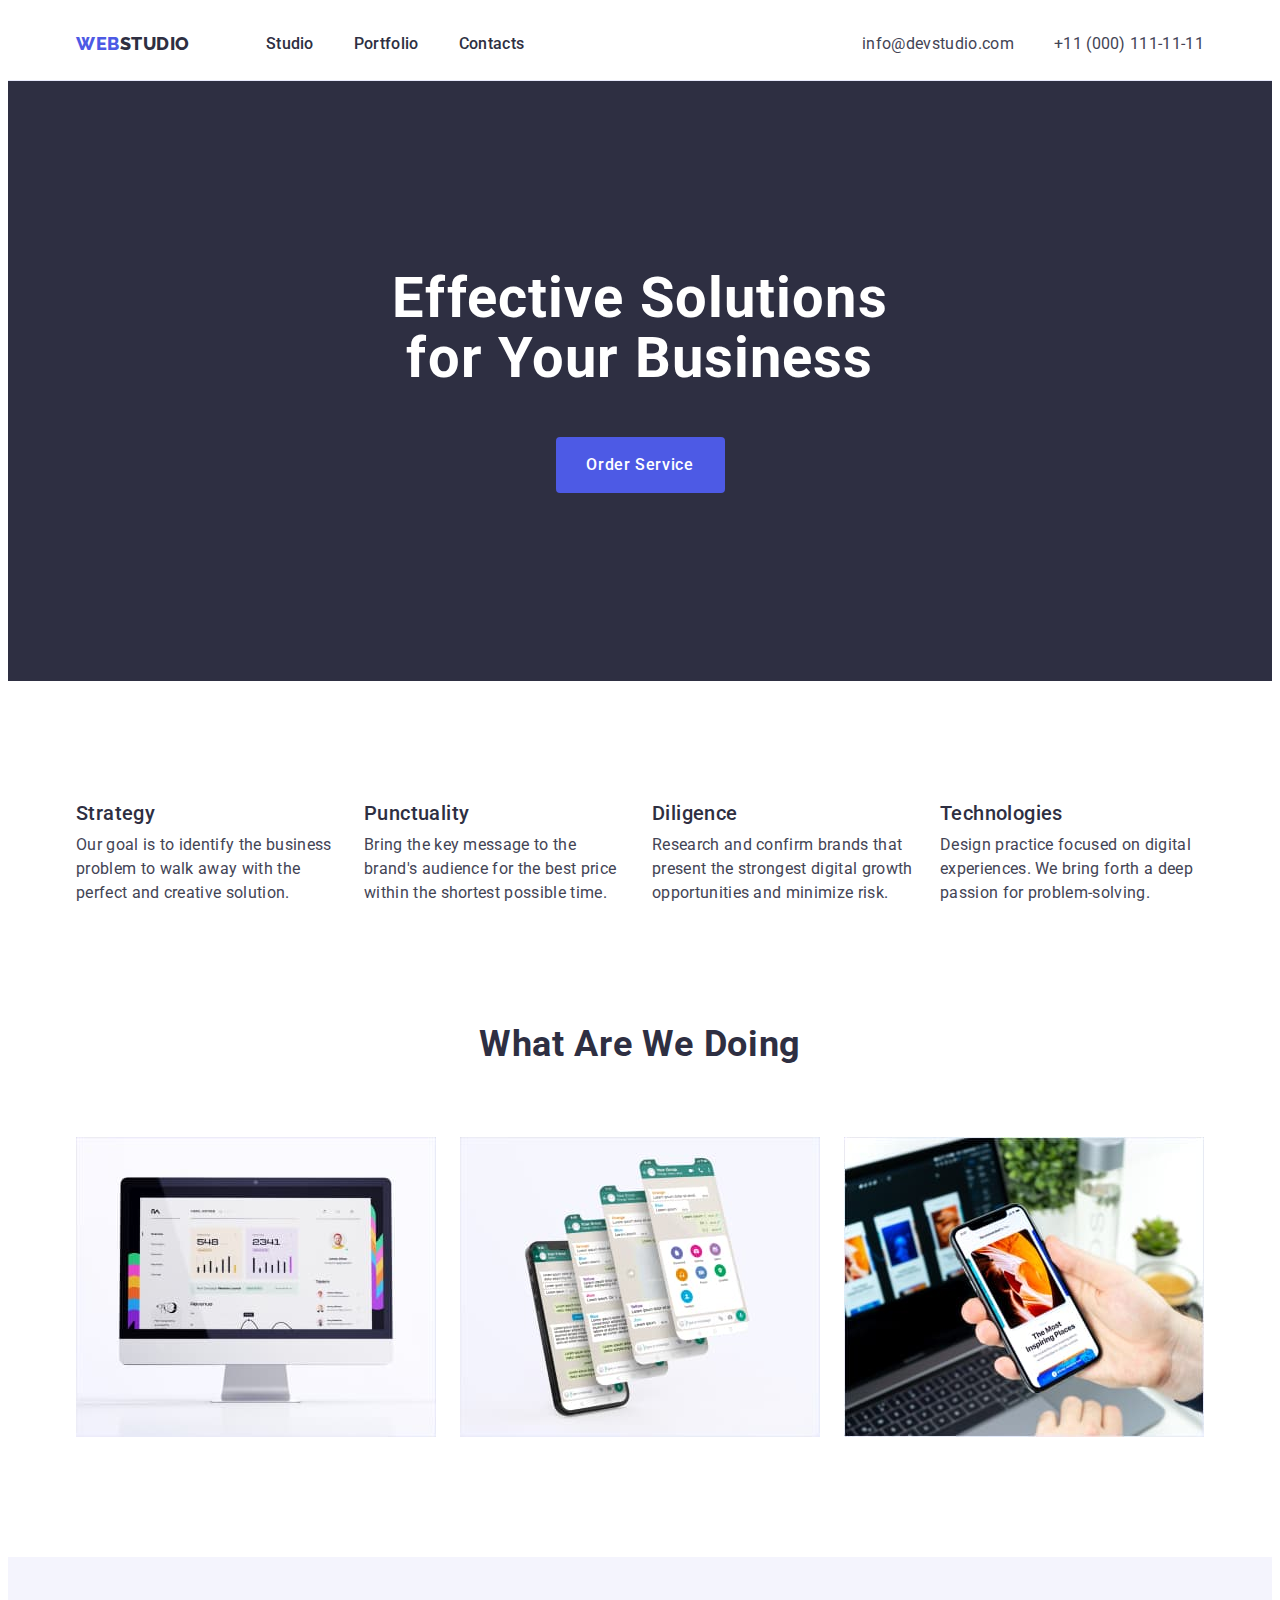
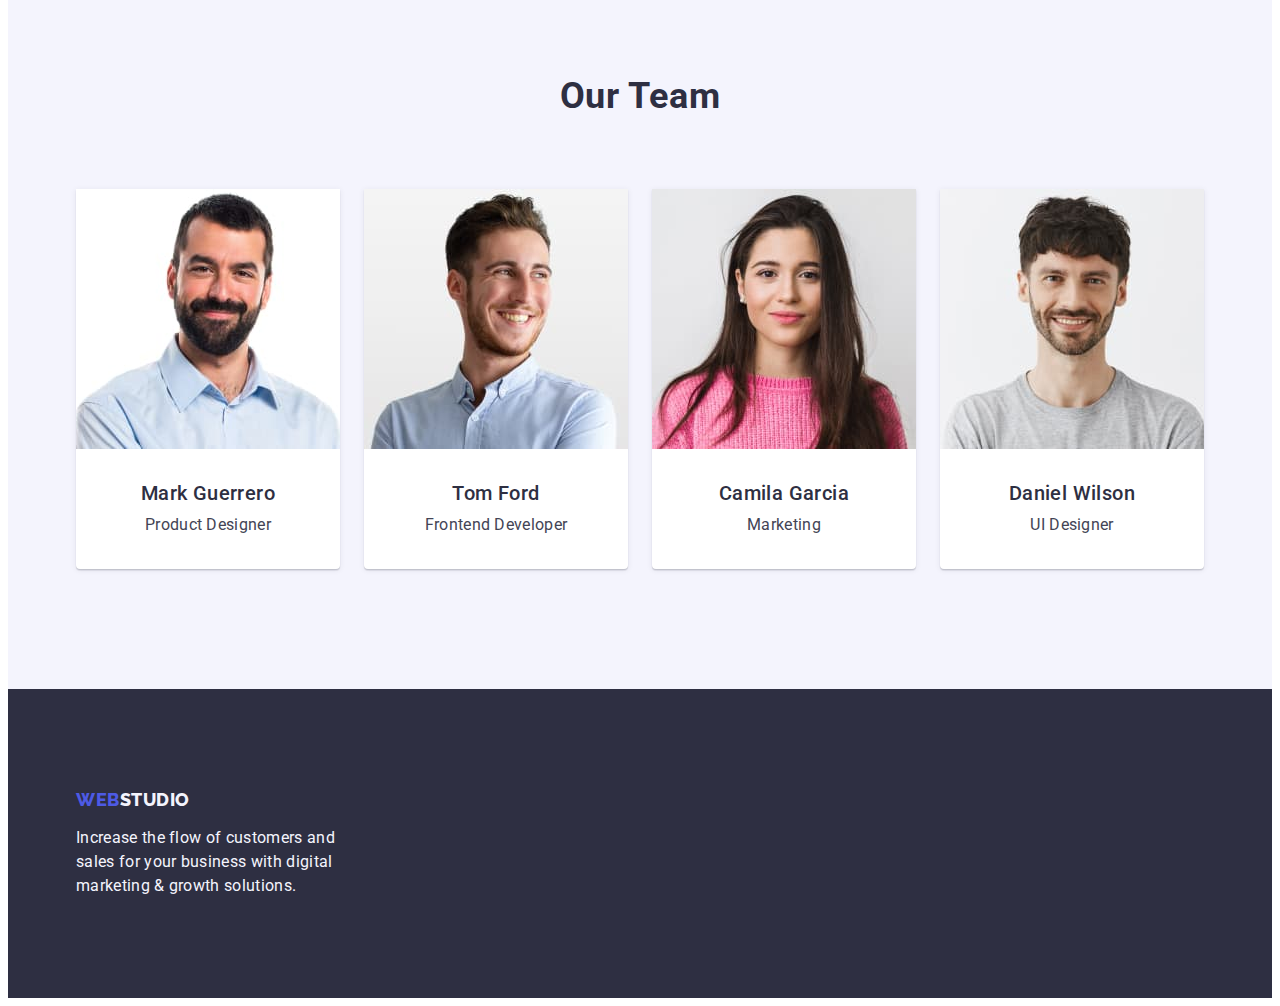
<file: index.html>
<!DOCTYPE html>
<html lang="en">
  <!-- head -->
  <head>
    <meta charset="UTF-8" />
    <meta name="viewport" content="width=device-width, initial-scale=1.0" />
    <link rel="preconnect" href="https://fonts.googleapis.com" />
    <link rel="preconnect" href="https://fonts.gstatic.com" crossorigin />
    <link rel="stylesheet" href="https://fonts.googleapis.com/css2?family=Raleway:wght@800&family=Roboto:wght@400;500;700;900&display=swap" />
    <link rel="stylesheet" href="https://cdnjs.cloudflare.com/ajax/libs/modern-normalize/2.0.0/modern-normalize.min.css" 
    integrity="sha512-4xo8blKMVCiXpTaLzQSLSw3KFOVPWhm/TRtuPVc4WG6kUgjH6J03IBuG7JZPkcWMxJ5huwaBpOpnwYElP/m6wg==" 
    crossorigin="anonymous" 
    referrerpolicy="no-referrer" />
    <link rel="stylesheet" href="./css/styles.css" />
    <title>Studio</title>
  </head>
  <!-- body -->
  <body>
    <header class="header">
      <div class="header-flex container">
      <nav class="nav">
        <a href="./index.html" class="header-logo link">Web<span class="span-studio">Studio</span></a>
        <ul class="nav-list">
          <li class="pages-list list"><a class="link-pages-list link" href="./index.html">Studio</a></li>
          <li class="pages-list list"><a class="link-pages-list link" href="./portfolio.html">Portfolio</a></li>
          <li class="pages-list list"><a class="link-pages-list link" href="">Contacts</a></li>
        </ul>
      </nav>

      <address class="header-address">
        <ul class="nav-list">
          <li class="header-address-item list"><a class="link-header-address-item link" href="mailto:info@devstudio.com">info@devstudio.com</a></li>
          <li class="header-address-item list"><a class="link-header-address-item link" href="tel:+110001111111">+11 (000) 111-11-11</a></li>
        </ul>
      </address>
    </div>
    </header>

    <!-- main -->
    <main>
      <!-- section -->
      <section class="hero">
        <div class="container hero-title">
        <h1 class="title-hero">Effective Solutions for Your Business</h1>
        <button type="button" class="hero-button">Order Service</button>
        </div>
      </section>

      <!-- section 2 -->
      <section class="advantages">
        <div class="container">
        <h2 class="visually-hidden">Our advantages</h2>
        <ul class="list advantages-list">
            <li class="two-items">
                <h3 class="sub-title">Strategy</h3>
            <p class="subtitle-text">
              Our goal is to identify the business problem to walk away with the
              perfect and creative solution.
            </p>
            </li>
          <li class="two-items">
            <h3 class="sub-title">Punctuality</h3>
            <p class="subtitle-text">
              Bring the key message to the brand's audience for the best price
              within the shortest possible time.
            </p>
          </li>
          <li class="two-items">
            <h3 class="sub-title">Diligence</h3>
            <p class="subtitle-text">
              Research and confirm brands that present the strongest digital
              growth opportunities and minimize risk.
            </p>
          </li>
          <li class="two-items">
            <h3 class="sub-title">Technologies</h3>
            <p class="subtitle-text">
              Design practice focused on digital experiences. We bring forth a
              deep passion for problem-solving.
            </p>
          </li>
        </ul>
      </div>
      </section>

      <!-- section 3 -->
      <section class="arewe">
        <div class="container">
        <h2 class="title-arewe">What are we doing</h2>
        <ul class="list arewe-list">
          <li class="arewe-list-item">
            <img src="./images/Rectangle71.jpg"
            alt="A computer on a white background"
            width="360"
            height="300"
            />
          </li>
          <li class="arewe-list-item">
            <img src="./images/Rectangle712.jpg"
            alt="The phone is a turned on"
            width="360"
            height="300"
            />
          </li>
          <li class="arewe-list-item">
            <img src="./images/Rectangle711.jpg"
            alt="The phone in hand"
            width="360"
            height="300"
            />
          </li>
        </ul>
      </div>
      </section>
      
      <!-- section 4 -->
      <section class="section-four">
        <div class="container">
        <h2 class="title-team">Our Team</h2>
        <ul class="list section-four-list">
          <li class="section-four-team">
            <img src="./images/img0.jpg"
            alt="Mark Guerrero"
            width="264"
            height="260"
            />
            <div class="team-container">
            <h3 class="sub-title">Mark Guerrero</h3>
            <p class="subtitle-text">Product Designer</p>
          </div>
          </li>
          <li class="section-four-team">
            <img src="./images/img1.jpg"
            alt="Tom Ford"
            width="264"
            height="260"
            />
            <div class="team-container">
            <h3 class="sub-title">Tom Ford</h3>
            <p class="subtitle-text">Frontend Developer</p>
            </div>
          </li>
          <li class="section-four-team">
            <img src="./images/img2.jpg"
            alt="Camila Garcia"
            width="264"
            height="260"
            />
            <div class="team-container">
            <h3 class="sub-title">Camila Garcia</h3>
            <p class="subtitle-text">Marketing</p>
            </div>
          </li>
          <li class="section-four-team">
            <img src="./images/img3.jpg"
            alt="Daniel Wilson"
            width="264"
            height="260"
            />
            <div class="team-container">
            <h3 class="sub-title">Daniel Wilson</h3>
            <p class="subtitle-text">UI Designer</p>
            </div>
          </li>
        </ul>
      </div>
      </section>
    </main>

    <!-- footer section-->
  <footer class="footer">
    <div class="container foot-container">
  <a href="./index.html" class="logo-footer link">Web<span class="span-footer-studio">Studio</span></a>
    <p class="text-footer">
        Increase the flow of customers and sales for your business 
        with digital marketing & growth solutions.
    </p>
    </div>
  </footer>
</body>
</html>
</file>
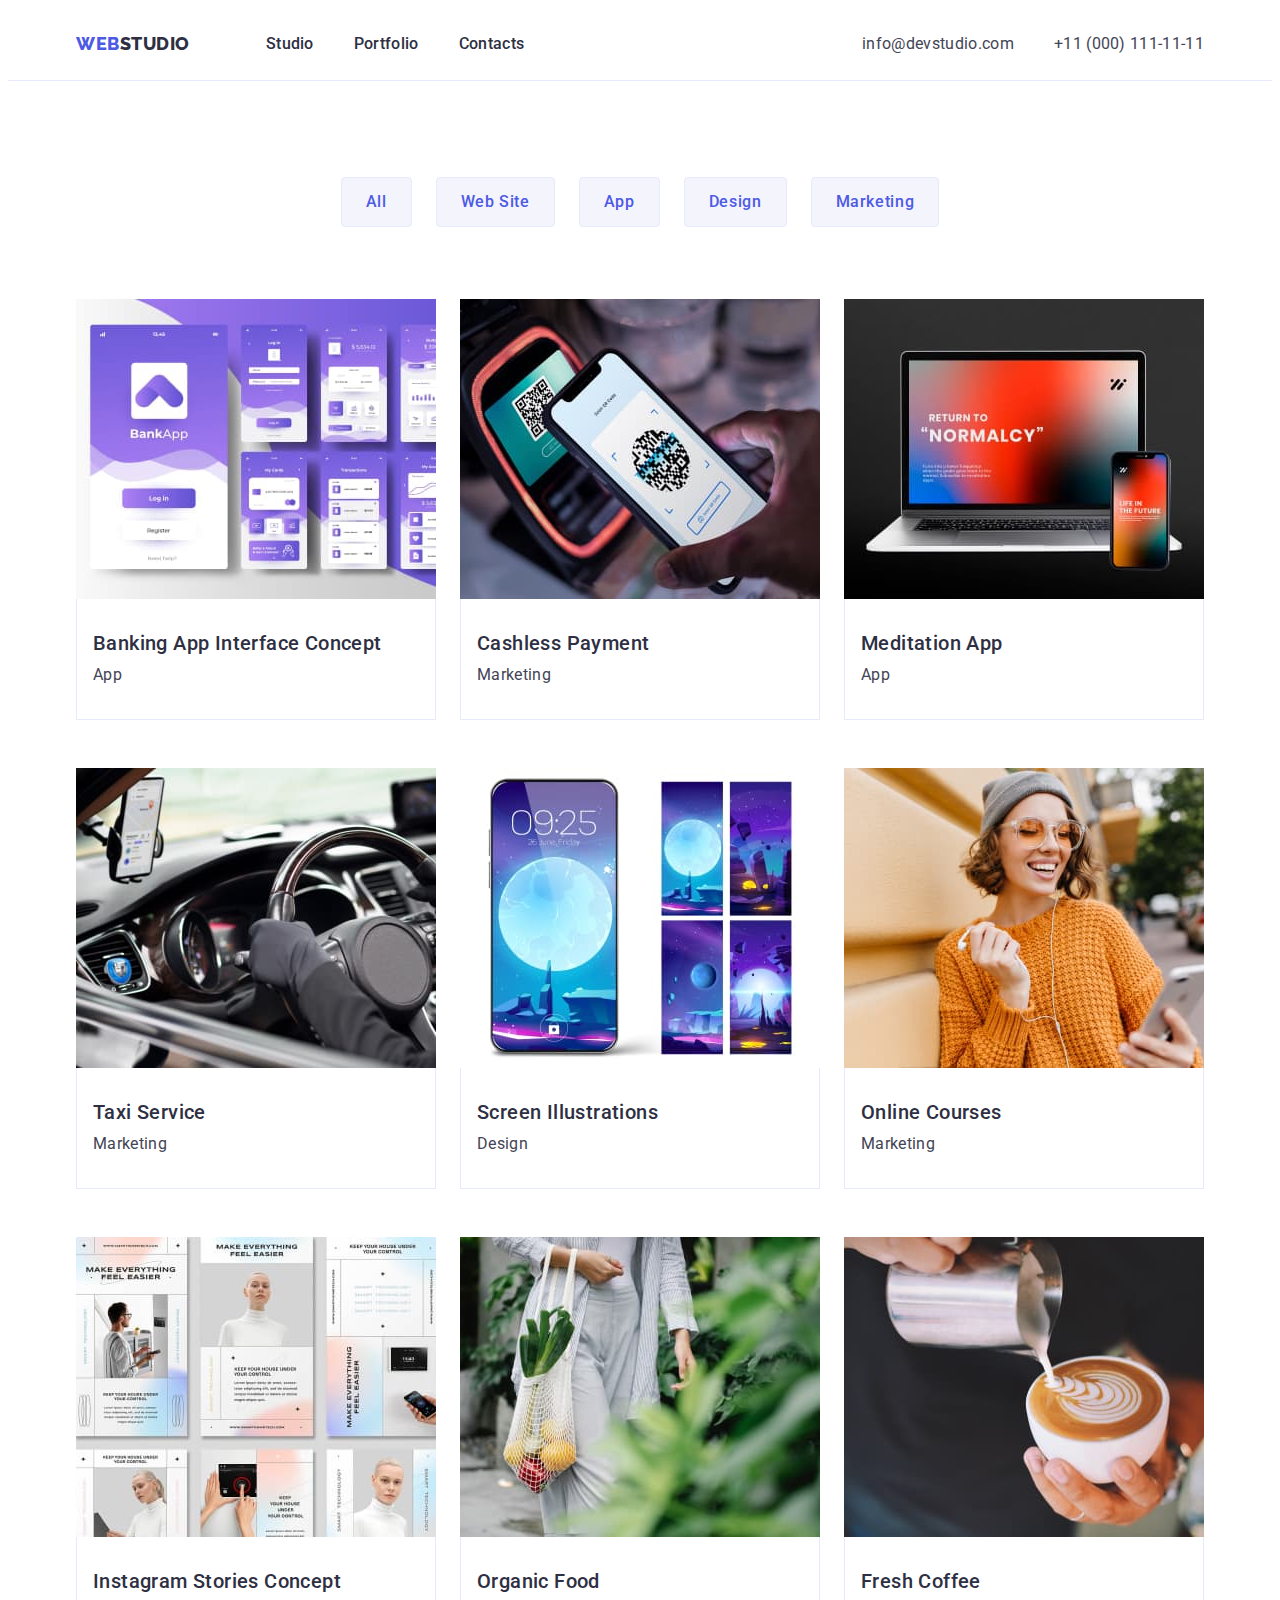
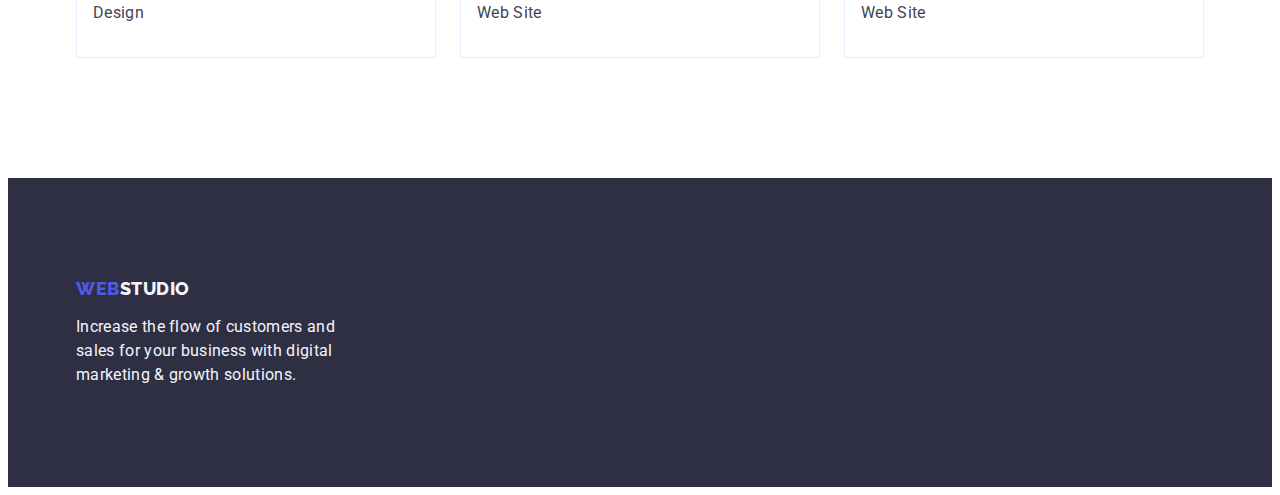
<file: portfolio.html>
<!DOCTYPE html>
<html lang="en">
<!-- head -->
<head>
    <meta charset="UTF-8" />
    <meta name="viewport" content="width=device-width, initial-scale=1.0" />
    <link rel="preconnect" href="https://fonts.googleapis.com" />
    <link rel="preconnect" href="https://fonts.gstatic.com" crossorigin />
    <link rel="stylesheet" href="https://fonts.googleapis.com/css2?family=Raleway:wght@800&family=Roboto:wght@400;500;700;900&display=swap"/>
    <link rel="stylesheet" href="https://cdnjs.cloudflare.com/ajax/libs/modern-normalize/2.0.0/modern-normalize.min.css" 
    integrity="sha512-4xo8blKMVCiXpTaLzQSLSw3KFOVPWhm/TRtuPVc4WG6kUgjH6J03IBuG7JZPkcWMxJ5huwaBpOpnwYElP/m6wg==" 
    crossorigin="anonymous" 
    referrerpolicy="no-referrer" />
    <link rel="stylesheet" href="./css/styles.css" />
    <title>Portfolio</title>
</head>
<body>
    <header class="header">
      <div class="header-flex container">
        <nav class="nav">
            <a href="./index.html" class="header-logo link">Web<span class="span-studio">Studio</span></a>
            <ul class="list nav-list">
                <li class="pages-list"><a class="link-pages-list link" href="./index.html">Studio</a></li>
                <li class="pages-list"><a class="link-pages-list link" href="./portfolio.html">Portfolio</a></li>
                <li class="pages-list"><a class="link-pages-list link" href="">Contacts</a></li>
            </ul>
        </nav>
        <address class="header-address">
            <ul class="list address-items">
                <li class="header-address-item"><a class="link-header-address-item link" href="mailto:info@devstudio.com">info@devstudio.com</a></li>
                <li class="header-address-item"><a class="link-header-address-item link" href="tel:+110001111111">+11 (000) 111-11-11</a></li>
            </ul>
        </address>
      </div>
    </header>

    <!-- main -->
    <main class="portfolio-main">

        <!-- section -->
        <section class="section-portfolio">
          <div class="container">
            <h1 class="visually-hidden">header name</h1>
        <ul class="list btn-list">
            <li><button type="button" class="button-portfolio">All</button></li>
            <li><button type="button" class="button-portfolio">Web Site</button></li>
            <li><button type="button" class="button-portfolio">App</button></li>
            <li><button type="button" class="button-portfolio">Design</button></li>
            <li><button type="button" class="button-portfolio">Marketing</button></li>
        </ul>
            <ul class="list foto-list">
              <li class="foto-items">
                <a href="" class="link">
                <img src="./images/first.jpg"
                alt="Banking App"
                width="360"
                />
                <div class="p-list-container">
                <h2 class="title-portfolio">Banking App Interface Concept</h2>
                <p class="text-portfolio">App</p>
                </div>
                </a>
              </li>
              <li class="foto-items">
                <a href="" class="link">
                <img src="./images/two.jpg"
                alt="CashPay"
                width="360"
                />
                <div class="p-list-container">
                <h2 class="title-portfolio">Cashless Payment</h2>
                <p class="text-portfolio">Marketing</p>
                </div>
                </a>
              </li>
              <li class="foto-items">
                <a href="" class="link">
                <img src="./images/three.jpg"
                alt="MadApp"
                width="360"
                />
                <div class="p-list-container">
                <h2 class="title-portfolio">Meditation App</h2>
                <p class="text-portfolio">App</p>
                </div>
                </a>
              </li>
              <li class="foto-items">
                <a href="" class="link">
                <img src="./images/four.jpg"
                alt="Taxi"
                width="360"
                />
                <div class="p-list-container">
                <h2 class="title-portfolio">Taxi Service</h2>
                <p class="text-portfolio">Marketing</p>
                </div>
                </a>
              </li>
              <li class="foto-items">
                <a href="" class="link">
                <img src="./images/five.jpg"
                alt="Illustrations"
                width="360"
                />
                <div class="p-list-container">
                <h2 class="title-portfolio">Screen Illustrations</h2>
                <p class="text-portfolio">Design</p>
                </div>
                </a>
              </li>
              <li class="foto-items">
                <a href="" class="link">
                <img src="./images/six.jpg"
                alt="Courses"
                width="360"
                />
                <div class="p-list-container">
                <h2 class="title-portfolio">Online Courses</h2>
                <p class="text-portfolio">Marketing</p>
                </div>
                </a>
              </li>
              <li class="foto-items">
                <a href="" class="link">
                <img src="./images/seven.jpg"
                alt="InstaStories"
                width="360"
                />
                <div class="p-list-container">
                <h2 class="title-portfolio">Instagram Stories Concept</h2>
                <p class="text-portfolio">Design</p>
                </div>
                </a>
              </li>
              <li class="foto-items">
                <a href="" class="link">
                <img src="./images/eight.jpg"
                alt="Food"
                width="360"
                />
                <div class="p-list-container">
                <h2 class="title-portfolio">Organic Food</h2>
                <p class="text-portfolio">Web Site</p>
                </div>
                </a>
              </li> 
              <li class="foto-items">
                <a href="" class="link">
                <img src="./images/nine.jpg"
                alt="Coffee"
                width="360"
                />
                <div class="p-list-container">
                <h2 class="title-portfolio">Fresh Coffee</h2>
                <p class="text-portfolio">Web Site</p>
                </div>
                </a>
              </li> 
            </ul>
          </div>
        </section>
    </main>

    <!-- footer section-->
    <footer class="footer">
      <div class="container">
      <a href="./index.html" class="logo-footer link">Web<span class="span-footer-studio">Studio</span></a>
      <p class="text-footer">
        Increase the flow of customers and sales for your business 
        with digital marketing & growth solutions.
      </p>
    </div>
    </footer>
</body>
</html>
</file>
<file: css/styles.css>
*,
*::after,
::before {
  box-sizing: border-box;
}


:root {
    --navyblue: #2E2F42;
    --slate: #434455;
    --iris: #4D5AE5;
    --ocean: #404BBF;
    --cloud: #F4F4FD;
    --white: #FFFFFF;
    --green: #31D0AA;
    --lightslate: #8E8F99;
    --cornflower: #E7E9FC;
    --navybluemodal: #2E2F42;
    --grey: #2E2F42;
    --dairy: #FCFCFC;
}


body {
    font-family: "Roboto", sans-serif; 
    color: var(--slate, #434455);
    background-color: var(--white, #FFFFFF);
}

 /*header*/

 .link {
    text-decoration: none;
 }


 .list {
    list-style: none;
 }


img {
    display: block;
    padding: 0;
    margin: 0;
}


ul {
    margin-top: 0;
    margin-bottom: 0;
    padding-left: 0;
    list-style: none;
}


h1,
h2,
h3,
h4,
h5,
h6,
p {
    margin-top: 0;
    margin-bottom: 0;
}


.container {
    width: 1158px;
    margin: 0 auto;
    padding: 0 15px;
}


.header {
    border-bottom: 1px solid var(--cornflower, #E7E9FC);
  }


  .header-flex {
    display: flex;
    justify-content: space-between;
    align-items: center;
    height: 72px;
  }


.header-logo {
    color: var(--iris, #4D5AE5);
    font-family: "Raleway", sans-serif;
    font-size: 18px;
    font-style: normal;
    font-weight: 800;
    line-height: 1.17;
    letter-spacing: 0.03em;
    margin-right: 76px;
    text-transform: uppercase;
}

.span-studio {
    color: var(--navyblue, #2E2F42);
}

.nav {
    display: flex;
    align-items: center;
}


.nav-list {
    display: flex;
    gap: 40px;
  }
  
  .nav-list:last-child {
    margin-right: 0;
  }


.pages-list:hover,
.pages-list:focus {
    color: var(--ocean, #404BBF);
}

.link-pages-list {
    color: var(--navyblue, #2E2F42);
    font-size: 16px;
    font-weight: 500;
    line-height: 1.5;
    letter-spacing: 0.02em;
    padding: 24px 0;
    display: block;
}

.link-pages-list:hover,
.link-pages-list:focus {
    color: var(--ocean, #404BBF);
}

.header-address {
    font-style: normal;
    justify-content: center;
    align-items: center;
    font-size: 16px;
    font-weight: 400;
    letter-spacing: 0.32px;
}


.address-items {
    display: flex;
    gap: 40px;
  }
  
  .address-items:last-child {
    margin-right: 0;
  }
  
.header-address-item {
    color: var(--slate, #434455);
}

  .header-address-item:hover,
  .header-address-item:focus {
    color: var(--ocean, #404BBF);
  }

.link-header-address-item {
    color: var(--slate, #434455);
    font-size: 16px;
    line-height: 1.5;
    letter-spacing: 0.02em;
}

.link-header-address-item:hover,
.link-header-address-item:focus {
    color: var(--ocean, #404BBF);
}



/* main */

.hero {
    background-color: var(--navyblue, #2E2F42);
    padding: 188px 0;
}

.title-hero {
    color: var(--white, #FFFFFF);
    font-size: 56px;
    text-align: center;
    line-height: 1.07;
    letter-spacing: 0.02em;
    max-width: 496px;
    margin: 0 auto;
    margin-bottom: 48px;
}

.hero-button {
    color: var(--white, #FFFFFF);
    background-color: var(--iris, #4D5AE5);
    font-family: "Roboto", sans-serif;
    font-size: 16px;
    font-weight: 500;
    line-height: 1.5;
    letter-spacing: 0.04em;
    display: block;
    min-width: 169px;
    height: 56px;
    border: none;
    border-radius: 4px;
    cursor: pointer;
    margin: 0 auto;
}

.hero-button:hover,
.hero-button:focus {
    cursor: pointer;
    background-color: var(--ocean, #404BBF);
}

.sub-title {
    color: var(--navyblue, #2E2F42);
    font-weight: 500;
    font-size: 20px;
    line-height: 1.2;
    letter-spacing: 0.02em;
    margin-bottom: 8px
}


.advantages {
    padding: 120px 0;
}


.advantages-list{
    display: flex;
    gap: 24px;
}


.advantages-list:last-child {
    margin-right: 0
}

.two-items {
    width: calc((100% - 72px) / 4);
  }

.subtitle-text {
    color: var(--slate, #434455);
    font-size: 16px;
    line-height: 1.5;
    letter-spacing: 0.02em;
}


.arewe {
    padding-bottom: 120px;
}


.arewe-list {
    display: flex;
    gap: 24px;
}


.arewe-list-item {
    width: calc((100% - 48px) / 3);
}


.title-arewe {
    color: var(--navyblue, #2E2F42);
    font-size: 36px;
    text-transform: capitalize;
    text-align: center;
    line-height: 1.11;
    letter-spacing: 0.02em;
    margin-bottom: 72px;
}

.title-team {
    color: var(--navyblue, #2E2F42);
    font-size: 36px;
    font-weight: 700;
    line-height: 1.11;
    text-align: center;
    letter-spacing: 0.02em;
    text-transform: capitalize;
    margin-bottom: 72px;
}


.section-four {
    background-color: var(--cloud, #F4F4FD);
    padding-bottom: 120px;
    padding-top: 120px;
}


.section-four-team {
    border-radius: 0px 0px 4px 4px;
    background: var(--white, #FFFFFF);
    box-shadow: 0px 2px 1px 0px rgba(46, 47, 66, 0.08), 0px 1px 1px 0px rgba(46, 47, 66, 0.16), 0px 1px 6px 0px rgba(46, 47, 66, 0.08);
}


.section-four-list {
    display: flex;
    justify-content: center;
    gap: 24px;
}


.team-container {
    padding: 32px 0;
    text-align: center;
  }


  .btn-list {
    display: flex;
    gap: 24px;
    justify-content: center;
    margin-bottom: 72px;
  }


.foto-list {
    display: flex;
    flex-wrap: wrap;
    column-gap: 24px;
    row-gap: 48px;
    margin: 0;
    padding: 0;
}


.foto-items {
    width: calc((100% - 48px) / 3);
  }


  .p-list-container {
    border: 1px solid var(--cornflower);
    padding: 32px 16px;
    border-top: none;
  }


.visually-hidden {
    position: absolute;
    width: 1px;
    height: 1px;
    margin: -1px;
    border: 0;
    padding: 0;
    white-space: nowrap;
    clip-path: inset(100%);
    clip: rect(0 0 0 0);
    overflow: hidden;
    }




/* footer */

.footer {
    background-color: var(--navyblue, #2E2F42);
    padding: 100px 0;
}


.text-footer {
    color: var(--cloud, #F4F4FD);
    font-size: 16px;
    font-weight: 400;
    line-height: 1.5;
    letter-spacing: 0.02em;
    height: 72px;
    max-width: 264px;
}


.span-footer-studio {
    color: var(--cloud, #F4F4FD);
}


.logo-footer {
    display: inline-block;
    margin-bottom: 16px;
    color: var(--iris, #4D5AE5);
    font-family: "Raleway", sans-serif;
    font-size: 18px;
    font-style: normal;
    font-weight: 800;
    line-height: 1.17;
    letter-spacing: 0.03em;
    margin-right: 76px;
    text-transform: uppercase;
}


/* portfolio main */


.button-portfolio {
    color: var(--iris, #4D5AE5);
    background-color: var(--cloud, #F4F4FD);
    font-family: "Roboto", sans-serif;
    font-size: 16px;
    font-style: normal;
    font-weight: 500;
    line-height: 1.5; 
    letter-spacing: 0.04em;
    padding: 12px 24px;
    border-radius: 4px;
    border: 1px solid var(--cornflower, #E7E9FC);
}


.button-portfolio:hover,
.button-portfolio:focus {
    color: var(--white, #FFFFFF);
    background-color: var(--ocean, #404BBF);
    cursor: pointer;
    border: 1px solid transparent;
}

.title-portfolio {
    color: var(--navyblue, #2E2F42);
    font-size: 20px;
    font-weight: 500;
    line-height: 1.2;
    letter-spacing: 0.02em;
    margin-bottom: 8px;
}

.text-portfolio {
    color: var(--slate, #434455);
    font-size: 16px;
    font-weight: 400;
    line-height: 1.5;
    letter-spacing: 0.02em;
}


.section-portfolio {
    padding: 96px 0 120px 0;
  }
</file>
